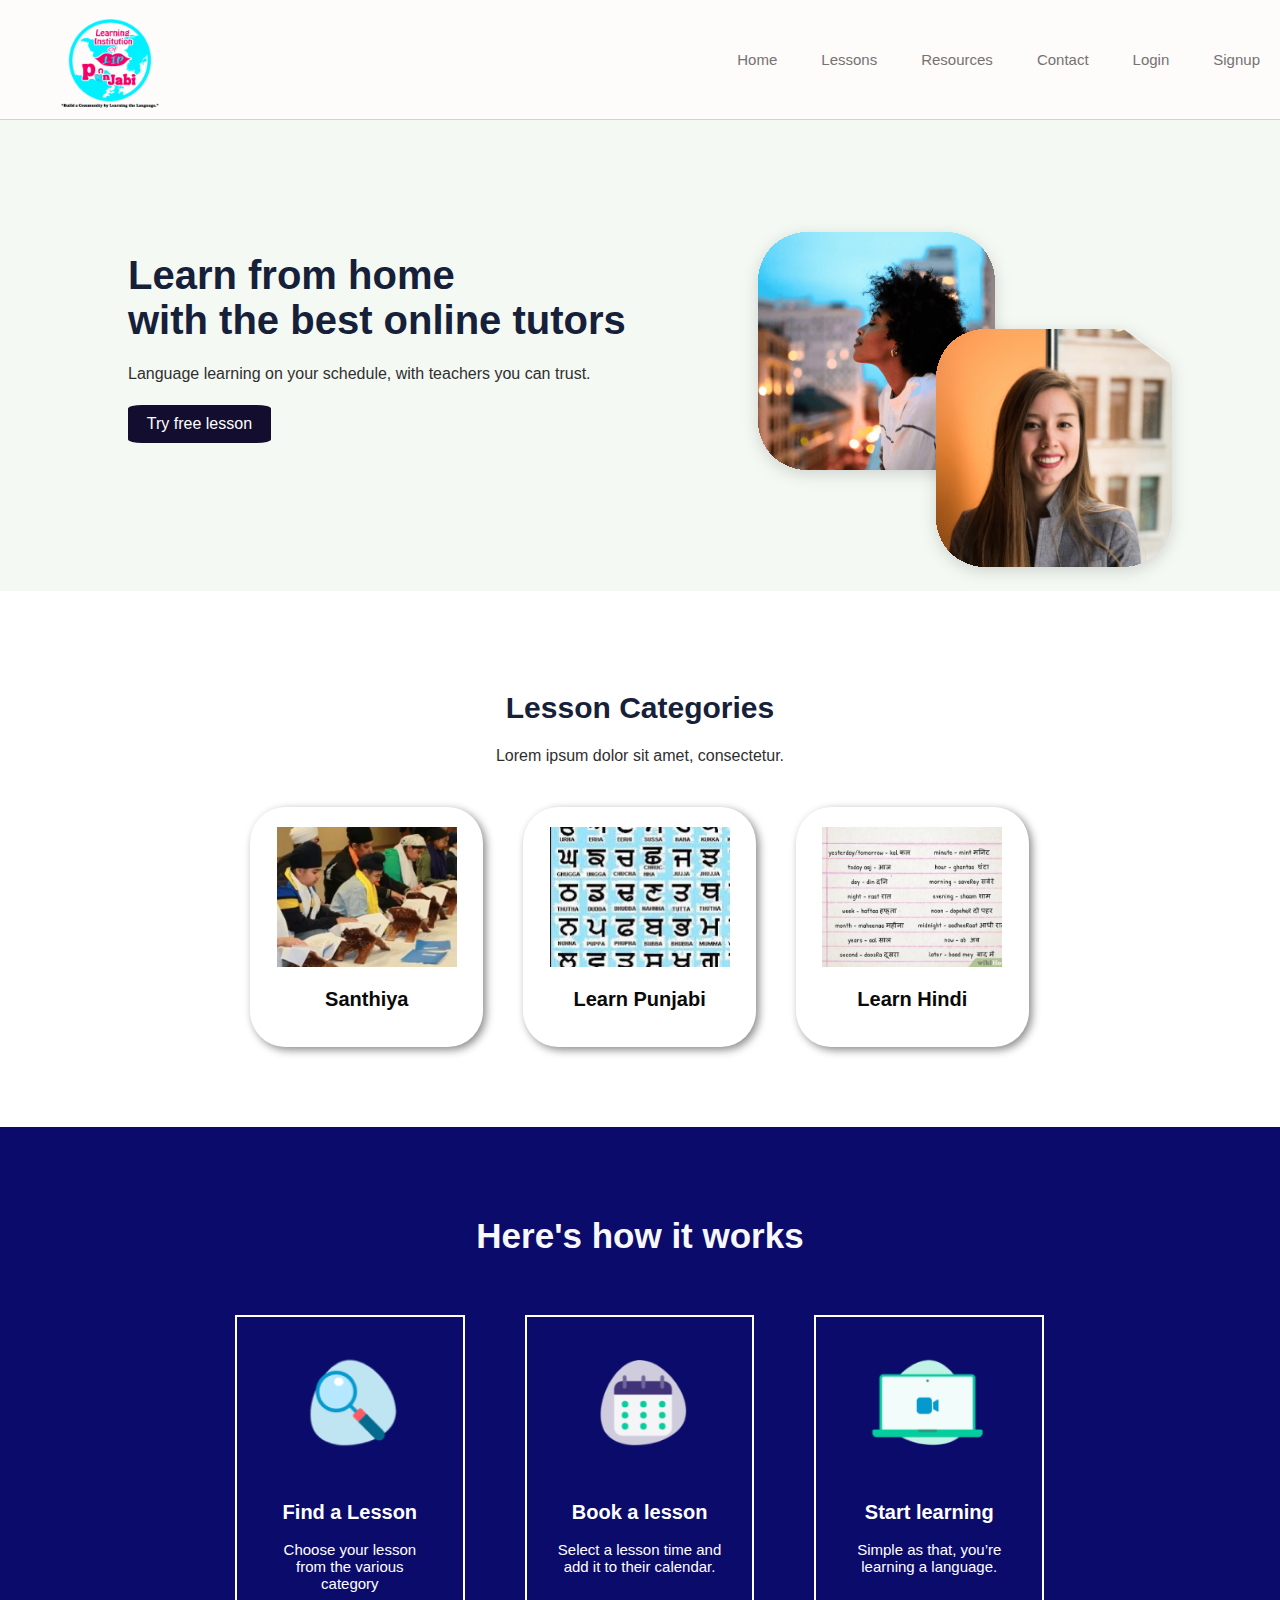
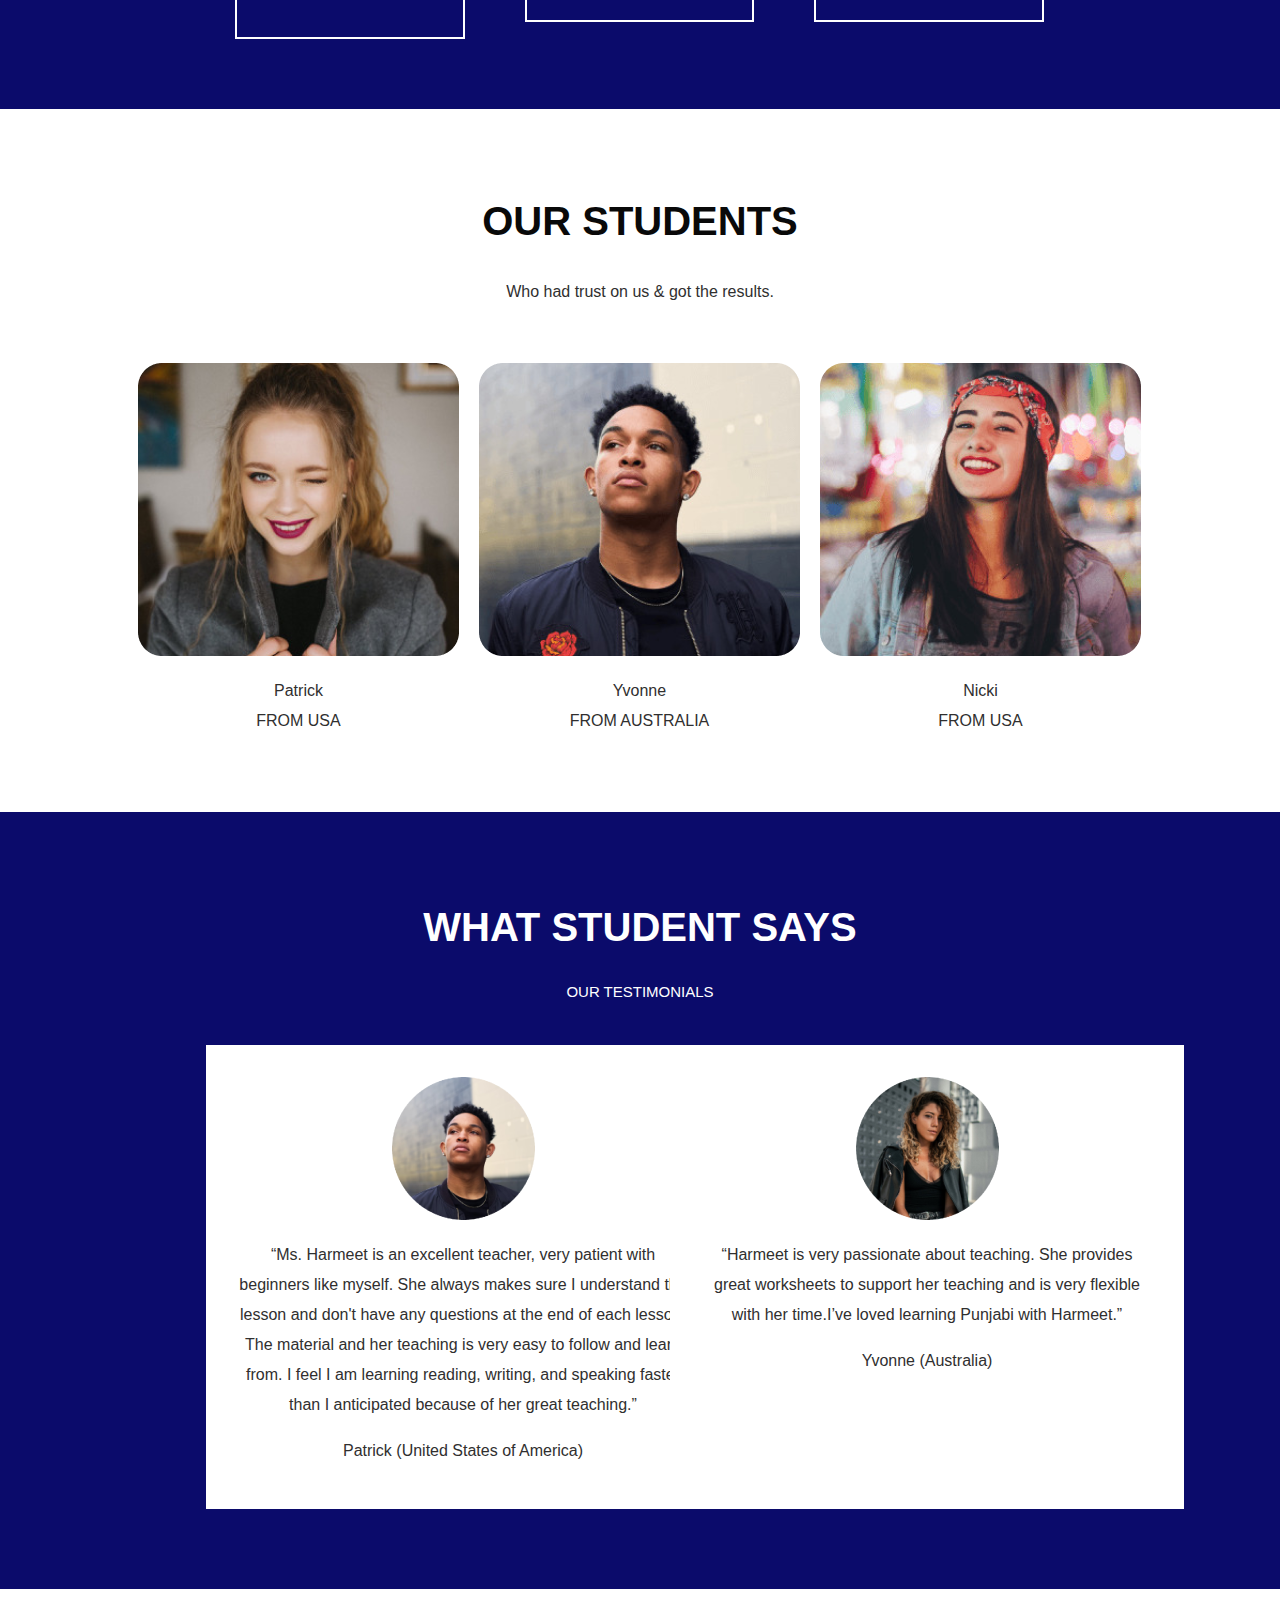
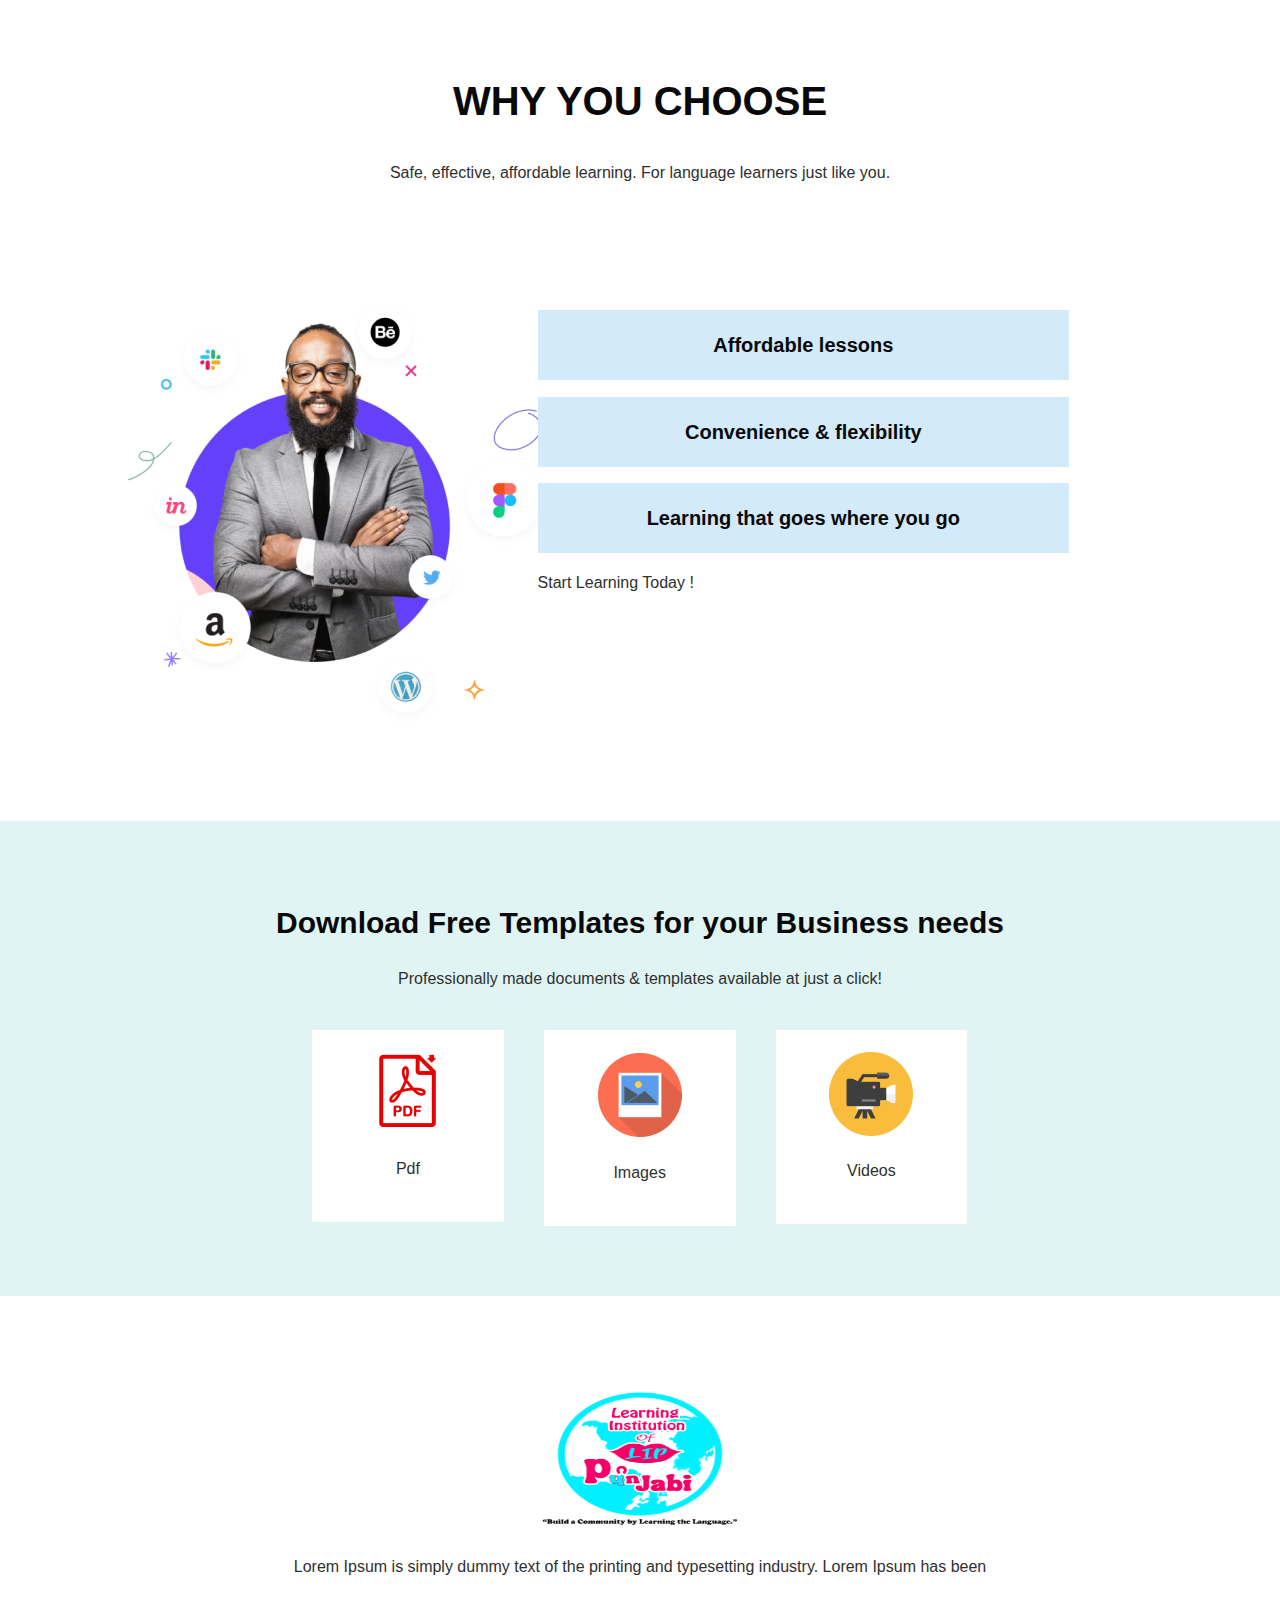
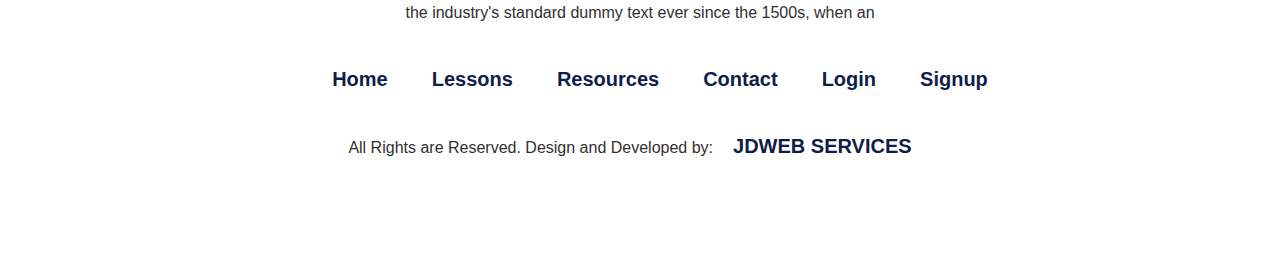
<file: index.html>
<!DOCTYPE html>
<html>
    <head>
        <title>Home</title>
        <link rel="stylesheet" href="CSS/style.css">
    </head>
    <body>

        <!--navbar start--->
        <section class="nav">
            <div class="div1">
                <img src="images/mainlogo.png" alt="logo" class="img1">
            </div>
            <div class="div2">
                <ul>
                    <li>
                        <a href="index.html">Home</a>
                    </li>
                    <li>
                        <a href="lesson.html">Lessons</a>
                    </li>
                    <li>
                        <a href="resource.html">Resources</a>
                    </li>
                    <li>
                        <a href="contact.html">Contact</a>
                    </li>
                    <li>
                        <a href="login.html">Login</a>
                    </li>
                    <li>
                        <a href="signup.html">Signup</a>
                    </li>
                </ul>
            </div>
            <div class="clear"></div>
        </section>
        <!-- <hr> -->

        <!--section 2 start-->
        <section class="section2">
            <div class="s-80">
                <div class="div3">
                    <h2 class="heading">Learn from home <br>with the best online tutors</h2>
                    <p class="p1">Language learning on your schedule, with teachers you can trust.</p>
                    <p class="hh1 fadeInLeft" >Try free lesson</p>
                </div>
                <div class="div4">
                    <img src="images/Group 2.svg" alt="image" class="img3">
                </div>
                <div class="clear"></div>
            </div>
        </section>
       
        <!---section 3 start--->
        <section class="section3">
            <div class="div5">
                <h2 class="sec-heading">Lesson Categories</h2>
                <p class="p1">Lorem ipsum dolor sit amet, consectetur.</p>
            </div>
            <div class="box-parent flipInX ">
                <div class="child-img1">
                    <div class="box1"> 
                        <img src="images/Rectangle 30.png" alt="santhiya" class="img4">
                        <h2 class="img-label">Santhiya</h2> 
                    </div>   
                </div>
                <div class="child-img2">
                    <div class="box1">
                    <img src="images/Rectangle 31.png" alt="santhiya"  class="img4">
                    <h2 class="img-label">Learn Punjabi</h2> 
                   </div>
                </div>
                <div class="child-img3">
                    <div class="box1">
                        <img src="images/Rectangle 32.png" alt="santhiya"  class="img4">
                        <h2 class="img-label">Learn Hindi</h2> 
                    </div>  
                </div>
            </div>
            <div class="clear"></div>
        </section> 

        <!--section 4 start-->
        <section class="section4">
            <div class="box">
                <div class="div6">
                    <h2 class="sec-heading1">Here's how it works</h2>
                </div>
               <div class="box2-parent zoomIn">
                   <div  class="div7">
                       <div class="box2">
                            <img src="images/image 3.png" alt="img" class="logoimg">
                            <h2 class="head">Find a Lesson</h2>
                            <p class="p2">Choose your lesson from the various category</p> 
                        </div>
                    </div>
                    <div  class="div8">
                        <div class="box2">
                            <img src="images/image 6.png" alt="img" class="logoimg">
                            <h2 class="head">Book a lesson</h2>
                            <p class="p2">Select a lesson time and add it to their calendar.</p> 
                        </div>
                    </div>
                    <div  class="div9">
                        <div class="box2">
                            <img src="images/image 7.png" alt="img" class="logoimg">
                            <h2 class="head">Start learning</h2>
                            <p class="p2">Simple as that, you’re learning a language.</p> 
                        </div>
                    </div>
                </div>
            </div>
            <div class="clear"></div>
        </section>

        <!--section 5 start--->
        <section class="section5">
            <div class="div10">
                <h2 class="sec5-head">OUR STUDENTS</h2>
                <p class="p1">Who had trust on us & got the results.</p>
            </div>
            <div class="div11">
                <img src="images/Rectangle 15.png" alt="img" class="">
                <p class="p1 fadeInUp">Patrick<br>FROM USA</p>
            </div>
            <div class="div12">
                <img src="images/Rectangle 16 (1).png" alt="img" class="">
                <p class="p1 fadeInUp">Yvonne<br>FROM AUSTRALIA</p>
            </div>
            <div class="div13">
                <img src="images/Rectangle 17.png" alt="img" class="">
                <p class="p1 fadeInUp">Nicki<br>FROM USA</p>
            </div>
            <div class="clear"></div>
        </section>

        <!--section 6 start--->
        <section class="section6">
            <div class="s6-parent">
                <div class="div14">
                    <h2  class="sec6-head">WHAT STUDENT SAYS</h2>
                    <p class="p3">OUR TESTIMONIALS</p>
                </div>
                <div class="sec6-parent">
                    <div class="div15">
                        <div class="box3">
                                <img src="images/Ellipse 4.png" class="sec6-img">    
                                <p class="p1">“Ms. Harmeet is an excellent teacher, very patient with beginners like myself. She always makes sure 
                                    I understand the lesson and don't have any questions at the end of each lesson. The material and her teaching 
                                    is very easy to follow and learn from. I feel I am learning reading, writing, and speaking faster than I 
                                    anticipated because of her great teaching.”</p>
                                <p class="p1">Patrick (United States of America)</p>
                        </div>       
                    </div>
                    <div class="div16">
                        <div class="box3">
                            <img src="images/Ellipse 5.png" class="sec6-img">   
                            <p class="p1">“Harmeet is very passionate about teaching. She provides great worksheets to support her teaching and is
                                 very flexible with her time.I’ve loved learning Punjabi with Harmeet.”</p>
                            <p class="p1">Yvonne (Australia)</p>
                        </div>   
                    </div>
                </div>
            </div>
            <div class="clear"></div>
        </section>

        <!--section 7 start--->
        <section class="section7">
            <div class="s-div1">
                <h2 class="sec5-head">WHY YOU CHOOSE</h2>
                <p class="p1">Safe, effective, affordable learning. For language learners just like you.</p>
            </div>
            <div class="s-div2 zoomIn">
                <img src="images/image 10.png" alt="img">
            </div>
            <div class="s-div3 zoomIn">
                <h2 class="sec7-right">Affordable lessons</h2>
                <h2 class="sec7-right">Convenience & flexibility</h2>   
                <h2 class="sec7-right">Learning that goes where you go</h2>
                <p class="p4">Start Learning Today !</p>
            </div>
            <div class="clear"></div>
        </section>

        <!--section 8 start--->
        <section class="section8">
            <div class="s8-parent">
                <div class="s8-div1">
                    <h2 class="sec8-head">Download Free Templates for your Business needs</h2>
                    <p  class="p1">Professionally made documents & templates available at just a click!</p>
                </div>
                <div class="s8-div2 zoomIn">
                    <div class="s1">
                        <div class="s8-box">
                            <img src="images/pdf.png" alt="img">
                            <p  class="p1">Pdf</p>
                        </div>  
                    </div>
                    <div class="s2">
                        <div class="s8-box">
                            <img src="images/image 13.png" alt="img">
                            <p  class="p1">Images</p>
                        </div>  
                    </div>
                    <div class="s3">
                        <div class="s8-box">
                            <img src="images/image 14.png" alt="img">
                            <p  class="p1">Videos</p>
                        </div>  
                    </div>
                </div>
            </div>
            <div class="clear"></div>
        </section>

        <!--section 9 start-->
        <section class="section9">
            <div>
                <img src="images/mainlogo.png" alt="img" class="s9-img">
            </div>
            <div class="s9-parent">
                <div class="s9-d1">
                    <p class="p1">Lorem Ipsum is simply dummy text of the printing and typesetting industry. Lorem Ipsum has been </p> 
                    <p class="p1">the industry's standard dummy text ever since the 1500s, when an</p>
                </div>
                <div class="s9-d2">
                    <ul>
                        <li>
                            <a href="index.html" class="a-s9">Home</a>
                        </li>
                        <li>
                            <a href="lesson.html" class="a-s9">Lessons</a>
                        </li>
                        <li>
                            <a href="resource.html" class="a-s9">Resources</a>
                        </li>
                        <li>
                            <a href="contact.html" class="a-s9">Contact</a>
                        </li>
                        <li>
                            <a href="login.html" class="a-s9">Login</a>
                        </li>
                        <li>
                            <a href="signup.html" class="a-s9">Signup</a>
                        </li>
                    </ul>
                </div>
                <div class="s9-d3">
                    <p class="p1">All Rights are Reserved. Design and Developed by:<a href="" class="a-s9">JDWEB SERVICES</a></p>
                </div>   
            </div>
            <div class="clear"></div>
        </section>

    </body>
</html>
</file>
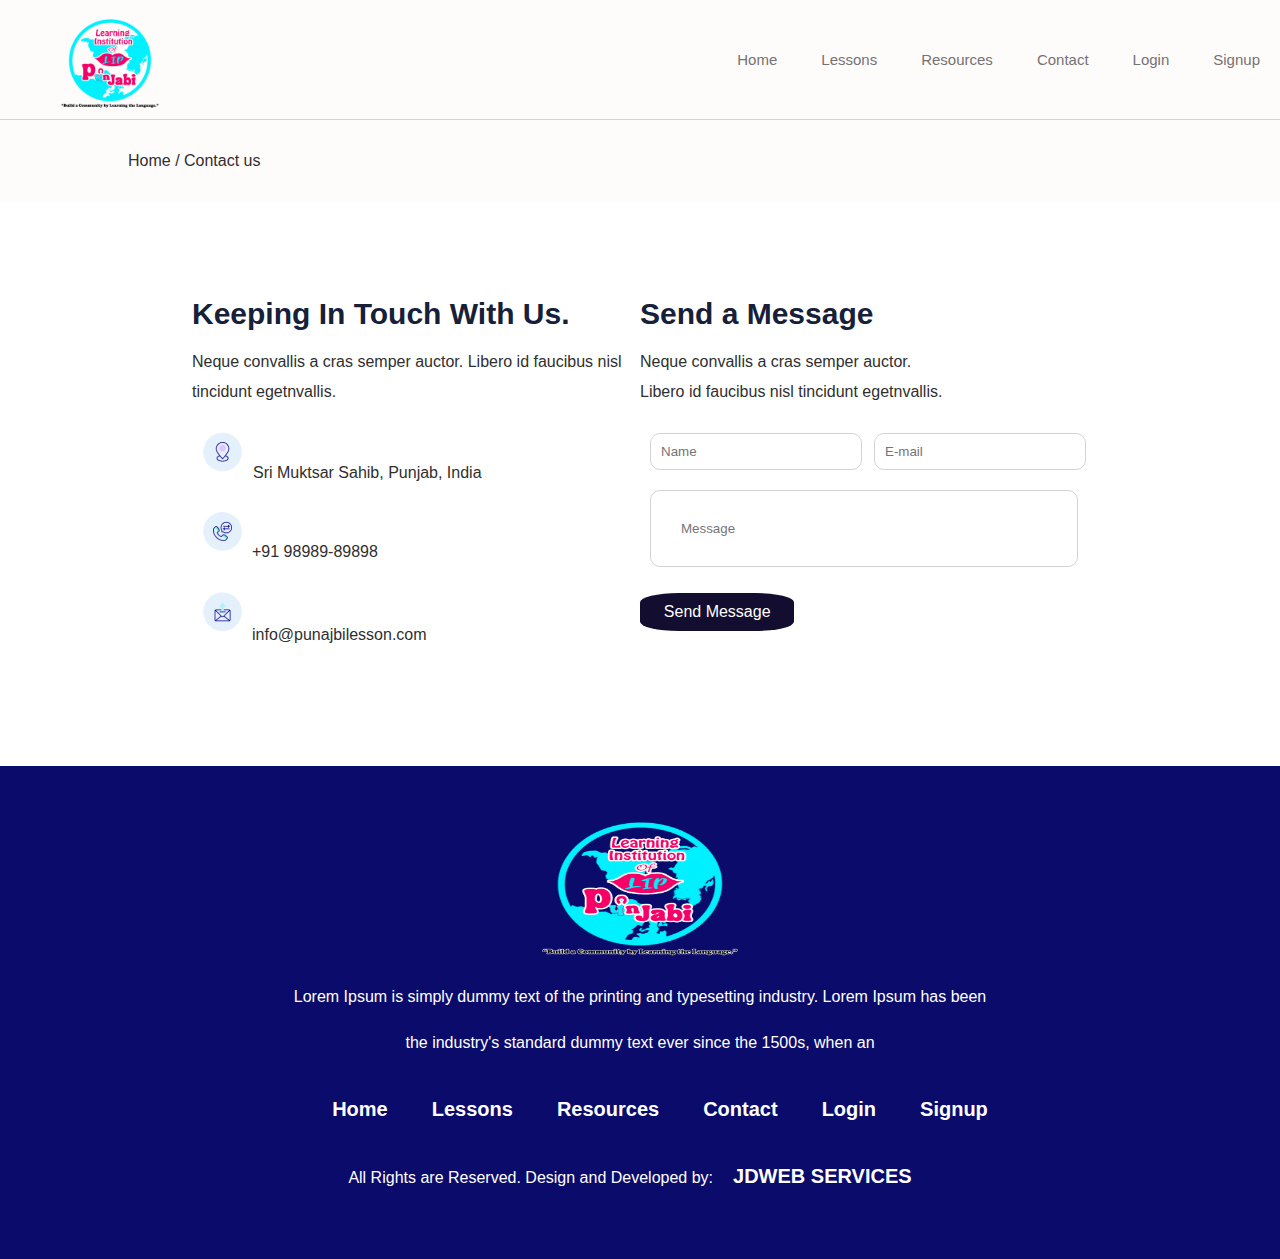
<file: contact.html>
<!DOCTYPE html>
<html>
    <head>
        <title>Contact</title>
        <link rel="stylesheet" href="CSS/contact.css">
    </head>
    <body>

        <!--navbar start--->
        <section class="nav">
            <div class="div1">
                <img src="images/mainlogo.png" alt="logo" class="img1">
            </div>
            <div class="div2">
                <ul>
                    <li>
                        <a href="index.html">Home</a>
                    </li>
                    <li>
                        <a href="lesson.html">Lessons</a>
                    </li>
                    <li>
                        <a href="resource.html">Resources</a>
                    </li>
                    <li>
                        <a href="contact.html">Contact</a>
                    </li>
                    <li>
                        <a href="login.html">Login</a>
                    </li>
                    <li>
                        <a href="signup.html">Signup</a>
                    </li>
                </ul>
            </div>
            <div class="clear"></div>
        </section>

        <!--section 1 start-->
        <section class="section1">
            <div class="sect-80">
                <div><p class="p1">Home / Contact us</p></div>
            </div>
        </section>

        <!---section 2 start--->
        <section class="section2">
            <div class="sec-80">
                <div class="sec-d1">
                    <h2 class="sec-heading">Keeping In Touch With Us.</h2>
                    <p class="p1">Neque convallis a cras semper auctor. Libero id faucibus nisl tincidunt egetnvallis.</p>
                    <p>
                        <img src="images/image 167.png" alt="loc">
                        <span class="p1">Sri Muktsar Sahib, Punjab, India</span>
                    </p>
                    <p>
                        <img src="images/image 168.png" alt="loc">
                        <span class="p1">+91 98989-89898</span>
                    </p>
                    <p>
                        <img src="images/image 169.png" alt="loc">
                        <span class="p1">info@punajbilesson.com</span>
                    </p>

                </div>
                <div class="sec-d2">
                    <h2 class="sec-heading">Send a Message</h2>
                    <p class="p1">Neque convallis a cras semper auctor.<br>Libero id faucibus nisl tincidunt egetnvallis.</p>
                    <div class="row1">
                        <div class="rd1">
                            <input class="col1" placeholder="Name">
                        </div>
                        <div class="rd2">
                            <input class="col1" placeholder="E-mail">
                        </div>
                    </div>
                    <div class="row1">
                            <input type="text" name="career[message]" class="col2" placeholder="Message">
                    </div>
                    <p class="hh1 bounceOut" >Send Message</p>
                </div>
                <div class="clear"></div>
            </div>
        </section>

        <!--section 3 start-->
        <section class="section9">
            <div class="sec9">
                <div>
                    <img src="images/mainlogo.png" alt="img" class="s9-img">
                </div>
                <div class="s9-parent">
                    <div class="s9-d1">
                        <p class="p2">Lorem Ipsum is simply dummy text of the printing and typesetting industry. Lorem Ipsum has been </p> 
                        <p class="p2">the industry's standard dummy text ever since the 1500s, when an</p>
                    </div>
                    <div class="s9-d2">
                        <ul>
                            <li>
                                <a href="index.html" class="a-s9">Home</a>
                            </li>
                            <li>
                                <a href="lesson.html" class="a-s9">Lessons</a>
                            </li>
                            <li>
                                <a href="resource.html" class="a-s9">Resources</a>
                            </li>
                            <li>
                                <a href="contact.html" class="a-s9">Contact</a>
                            </li>
                            <li>
                                <a href="login.html" class="a-s9">Login</a>
                            </li>
                            <li>
                                <a href="signup.html" class="a-s9">Signup</a>
                            </li>
                        </ul>
                    </div>
                    <div class="s9-d3">
                        <p class="p2">All Rights are Reserved. Design and Developed by:<a href="" class="a-s9">JDWEB SERVICES</a></p>
                    </div>   
                </div>
                <div class="clear"></div>
            </div>
        </section>

    </body>
</html>
</file>
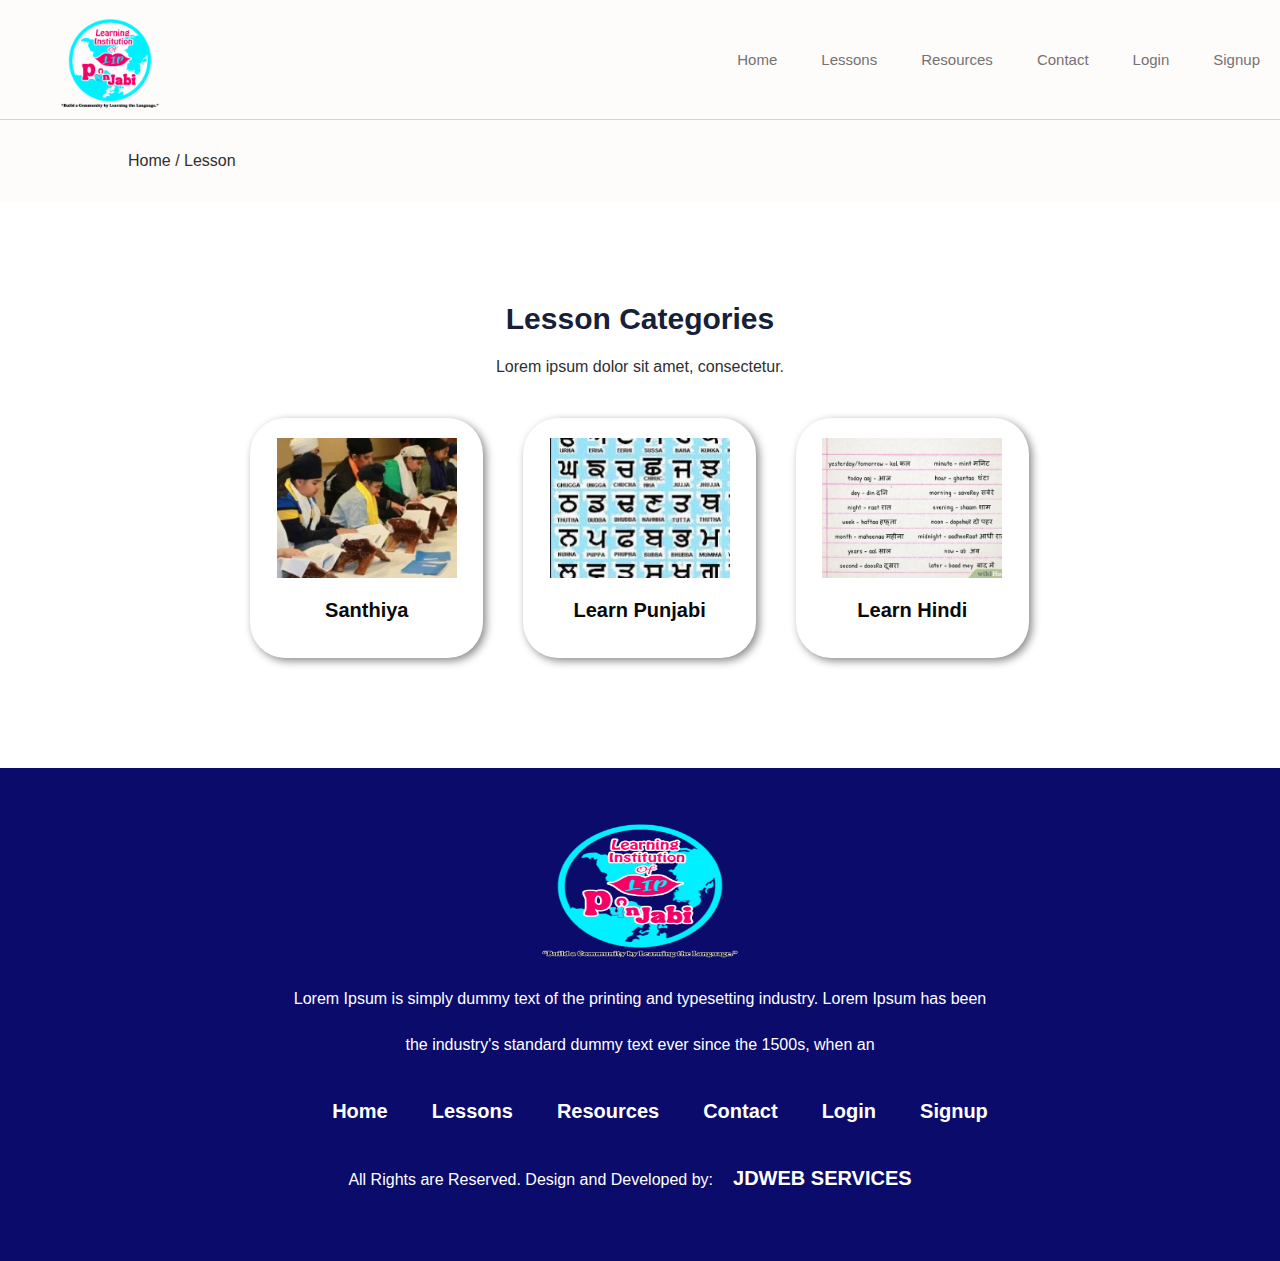
<file: lesson.html>
<!DOCTYPE html>
<html>
    <head>
        <title>Lesson</title>
        <link rel="stylesheet" href="CSS/lesson.css">
    </head>
    <body>

        <!--navbar start--->
        <section class="nav">
            <div class="div1">
                <img src="images/mainlogo.png" alt="logo" class="img1">
            </div>
            <div class="div2">
                <ul>
                    <li>
                        <a href="index.html">Home</a>
                    </li>
                    <li>
                        <a href="lesson.html">Lessons</a>
                    </li>
                    <li>
                        <a href="resource.html">Resources</a>
                    </li>
                    <li>
                        <a href="contact.html">Contact</a>
                    </li>
                    <li>
                        <a href="login.html">Login</a>
                    </li>
                    <li>
                        <a href="signup.html">Signup</a>
                    </li>
                </ul>
            </div>
            <div class="clear"></div>
        </section>

        <!--section 1 start-->
        <section class="section1">
            <div class="sec-80">
                <div><p class="p1">Home / Lesson</p></div>
            </div>
        </section>

        <!---section 2 start--->
        <section class="section3">
            <div class="div5">
                <h2 class="sec-heading">Lesson Categories</h2>
                <p class="p1">Lorem ipsum dolor sit amet, consectetur.</p>
            </div>
            <div class="box-parent">
                <div class="child-img1">
                    <div class="box1"> 
                        <img src="images/Rectangle 30.png" alt="santhiya" class="img4">
                        <h2 class="img-label">Santhiya</h2> 
                    </div>   
                </div>
                <div class="child-img2">
                    <div class="box1">
                    <img src="images/Rectangle 31.png" alt="santhiya"  class="img4">
                    <h2 class="img-label">Learn Punjabi</h2> 
                   </div>
                </div>
                <div class="child-img3">
                    <div class="box1">
                        <img src="images/Rectangle 32.png" alt="santhiya"  class="img4">
                        <h2 class="img-label">Learn Hindi</h2> 
                    </div>  
                </div>
            </div>
            <div class="clear"></div>
        </section> 

        <!--section 3 start-->
        <section class="section9">
            <div class="sec9">
                <div>
                    <img src="images/mainlogo.png" alt="img" class="s9-img">
                </div>
                <div class="s9-parent">
                    <div class="s9-d1">
                        <p class="p2">Lorem Ipsum is simply dummy text of the printing and typesetting industry. Lorem Ipsum has been </p> 
                        <p class="p2">the industry's standard dummy text ever since the 1500s, when an</p>
                    </div>
                    <div class="s9-d2">
                        <ul>
                            <li>
                                <a href="index.html" class="a-s9">Home</a>
                            </li>
                            <li>
                                <a href="lesson.html" class="a-s9">Lessons</a>
                            </li>
                            <li>
                                <a href="resource.html" class="a-s9">Resources</a>
                            </li>
                            <li>
                                <a href="contact.html" class="a-s9">Contact</a>
                            </li>
                            <li>
                                <a href="login.html" class="a-s9">Login</a>
                            </li>
                            <li>
                                <a href="signup.html" class="a-s9">Signup</a>
                            </li>
                        </ul>
                    </div>
                    <div class="s9-d3">
                        <p class="p2">All Rights are Reserved. Design and Developed by:<a href="" class="a-s9">JDWEB SERVICES</a></p>
                    </div>   
                </div>
                <div class="clear"></div>
            </div>
            
        </section>

    </body>
</html>
</file>
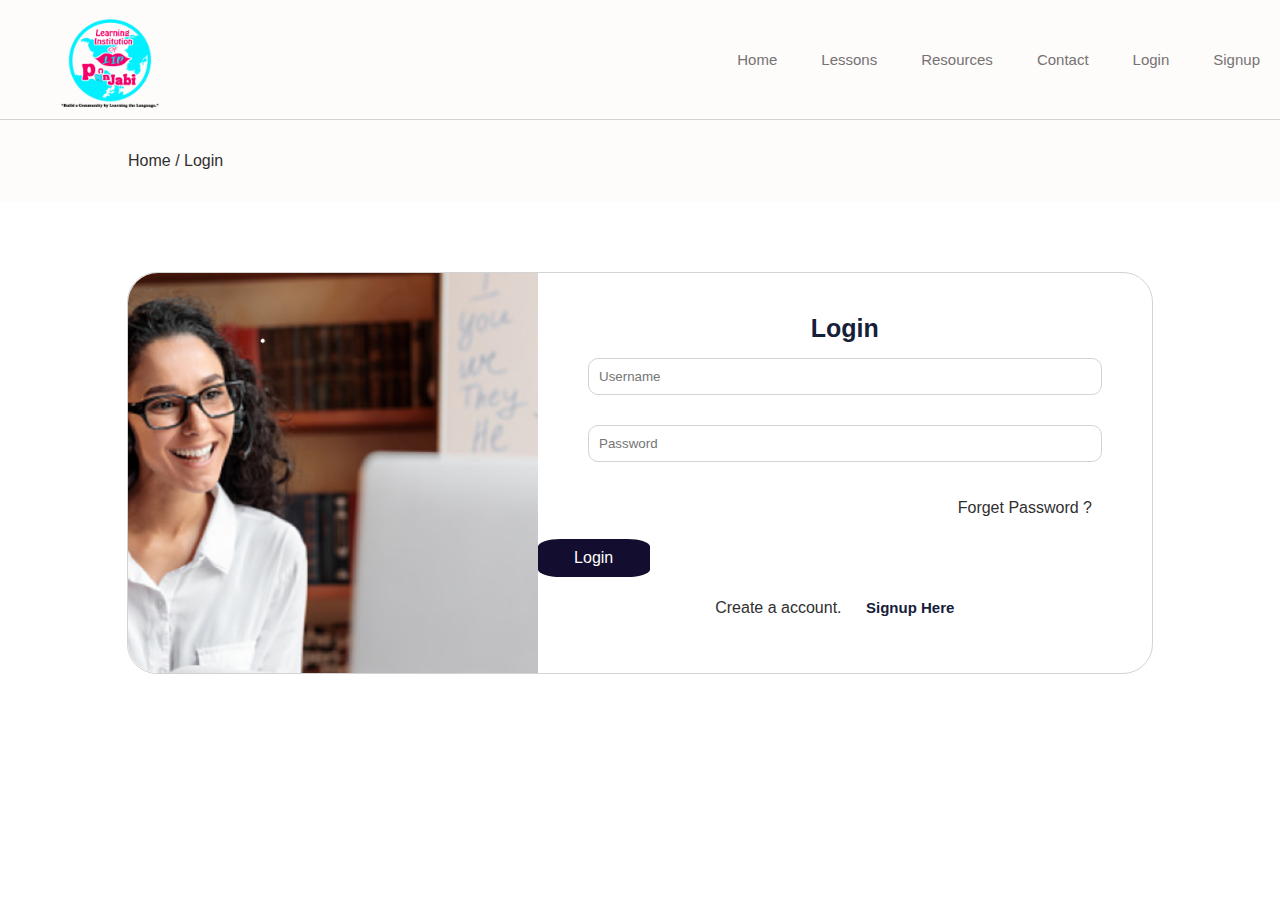
<file: login.html>
<!DOCTYPE html>
<html>
    <head>
        <title>Login</title>
        <link rel="stylesheet" href="CSS/login.css">
    </head>
    <body>

        <!--navbar start--->
        <section class="nav">
            <div class="div1">
                <img src="images/mainlogo.png" alt="logo" class="img1">
            </div>
            <div class="div2">
                <ul>
                    <li>
                        <a href="index.html">Home</a>
                    </li>
                    <li>
                        <a href="lesson.html">Lessons</a>
                    </li>
                    <li>
                        <a href="resource.html">Resources</a>
                    </li>
                    <li>
                        <a href="contact.html">Contact</a>
                    </li>
                    <li>
                        <a href="login.html">Login</a>
                    </li>
                    <li>
                        <a href="signup.html">Signup</a>
                    </li>
                </ul>
            </div>
            <div class="clear"></div>
        </section>

        <!--section 1 start-->
        <section class="section1">
            <div class="sect-80">
                <p class="p1">Home / Login</p>
            </div>
        </section>

        <!---section 2 start--->
        <section class="section2">
            <div class="sec-80">
                <div class="sec-d1"> 
                    <!-- <img src="../../../Images/sign.png" alt="login" class="s-img"> -->
                </div>
                <div class="sec-d2">
                    <h2 class="sec-heading">Login</h2>
                    <input class="col1" placeholder="Username">
                    <input class="col1" placeholder="Password">
                    <p class="plogin">Forget Password ?</p>
                    <div class="btn"><p class="hh1" >Login</p></div>
                    <p class="plogin1">Create a account. <a href="signup.html" class="a-sign">Signup Here</a></p>
                </div>
                <div class="clear"></div>
            </div>
        </section>

    </body>
</html>
</file>
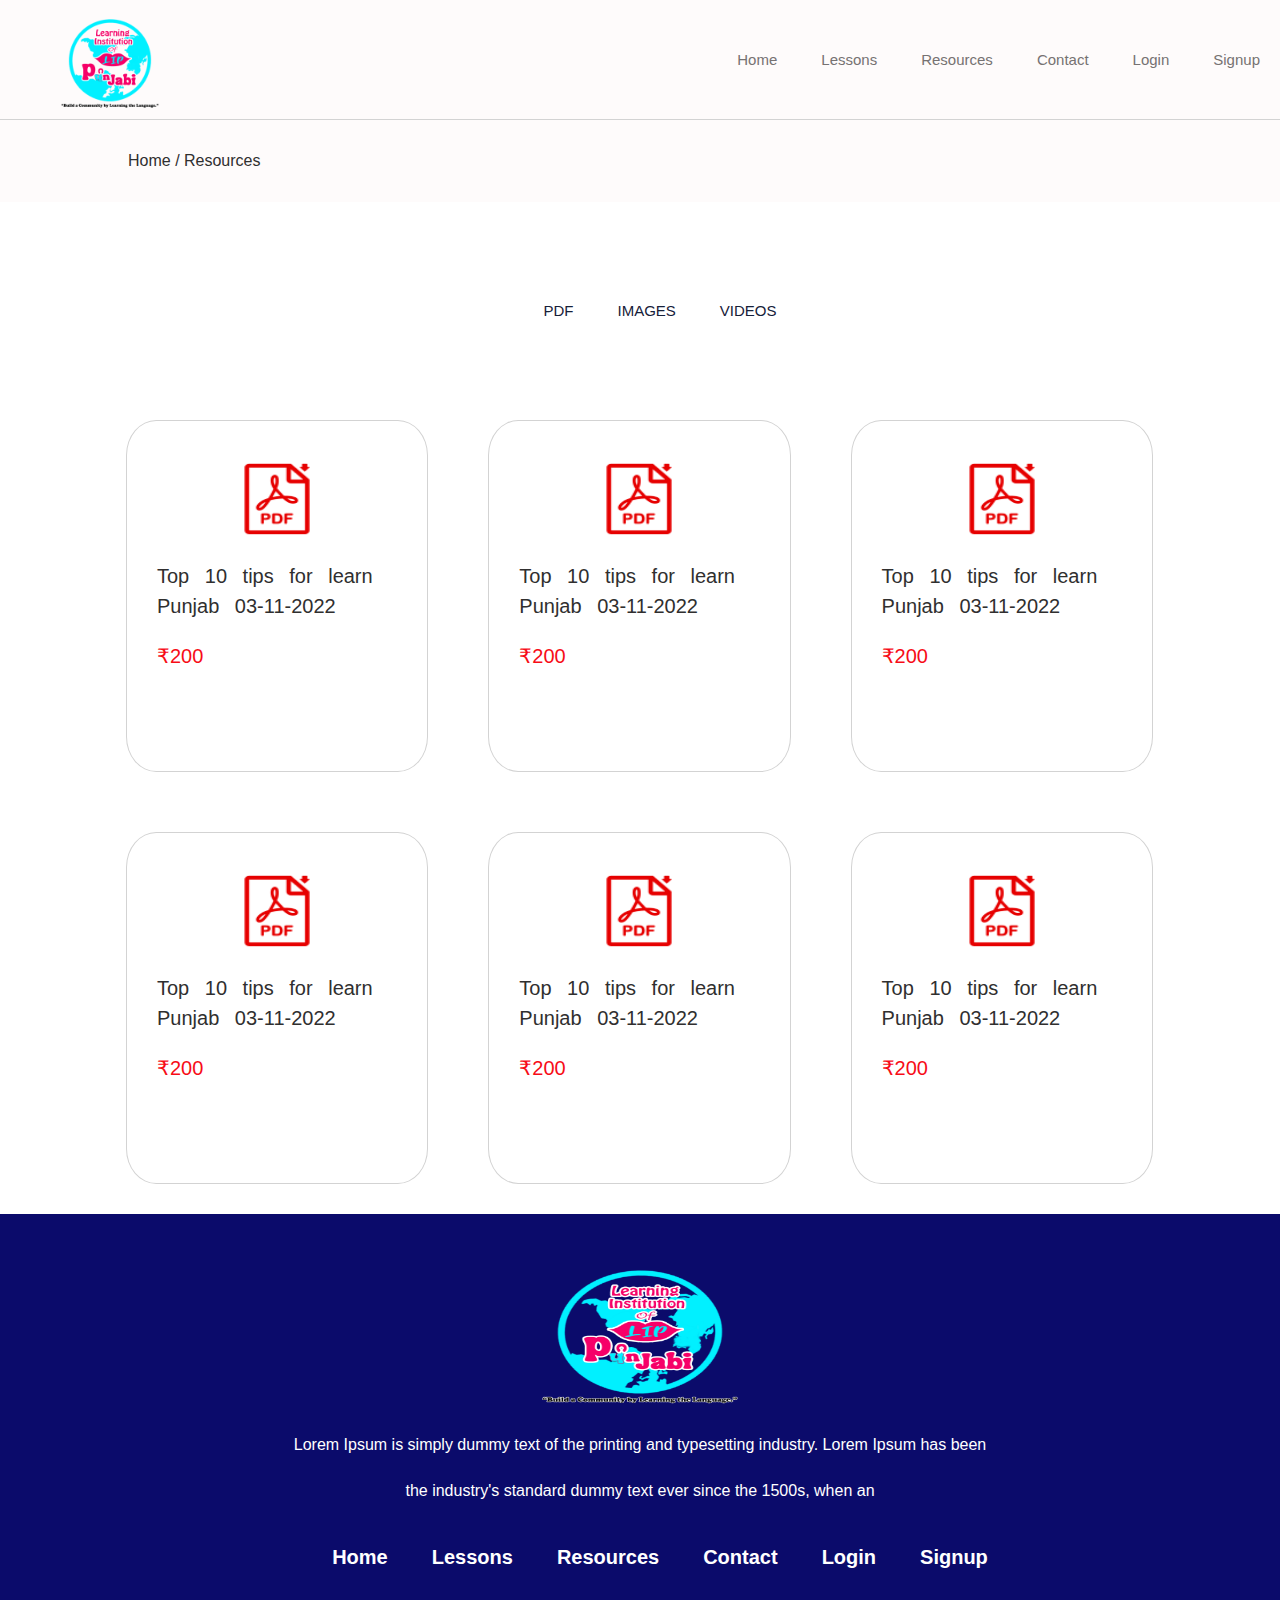
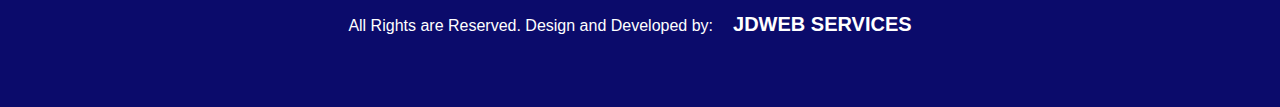
<file: resource.html>
<!DOCTYPE html>
<html>
    <head>
        <title>Resources</title>
        <link rel="stylesheet" href="CSS/resource.css">
    </head>
    <body>

        <!--navbar start--->
        <section class="nav">
            <div class="div1">
                <img src="images/mainlogo.png" alt="logo" class="img1">
            </div>
            <div class="div2">
                <ul>
                    <li>
                        <a href="index.html">Home</a>
                    </li>
                    <li>
                        <a href="lesson.html">Lessons</a>
                    </li>
                    <li>
                        <a href="resource.html">Resources</a>
                    </li>
                    <li>
                        <a href="contact.html">Contact</a>
                    </li>
                    <li>
                        <a href="login.html">Login</a>
                    </li>
                    <li>
                        <a href="signup.html">Signup</a>
                    </li>
                </ul>
            </div>
            <div class="clear"></div>
        </section>

        <!--section 1 start-->
        <section class="section1">
            <div class="sec-80">
                <div><p class="p1">Home / Resources</p></div>
            </div>
        </section>

        <!---section 2 start--->
        <section class="section3">
            <div class="div5">
                <ul>
                    <li>
                        <a href="" class="atext">PDF</a>
                    </li>
                    <li>
                        <a href="" class="atext">IMAGES</a>
                    </li>
                    <li>
                        <a href="" class="atext">VIDEOS</a>
                    </li>
                </ul>
                <!-- <p class="p1">PDF IMAGES VIDEOS</p> -->
            </div>
            <div class="box-parent">
                <div class="child-img1">
                    <div class="box1"> 
                        <img src="images/pdf.png" alt="santhiya" class="img4">
                        <p class="ptext">Top 10 tips for learn Punjab 03-11-2022</p>
                        <p class="prs">₹200</p>
                    </div>   
                </div>
                <div class="child-img2">
                    <div class="box1">
                    <img src="images/pdf.png" alt="santhiya"  class="img4">
                    <p class="ptext">Top 10 tips for learn Punjab 03-11-2022</p>
                    <p class="prs">₹200</p>
                   </div>
                </div>
                <div class="child-img3">
                    <div class="box1">
                        <img src="images/pdf.png" alt="santhiya"  class="img4">
                        <p class="ptext">Top 10 tips for learn Punjab 03-11-2022</p>
                        <p class="prs">₹200</p>
                    </div>  
                </div>

                <div class="child-img1">
                    <div class="box1"> 
                        <img src="images/pdf.png" alt="santhiya" class="img4">
                        <p class="ptext">Top 10 tips for learn Punjab 03-11-2022</p>
                        <p class="prs">₹200</p>
                    </div>   
                </div>
                <div class="child-img2">
                    <div class="box1">
                    <img src="images/pdf.png" alt="santhiya"  class="img4">
                    <p class="ptext">Top 10 tips for learn Punjab 03-11-2022</p>
                    <p class="prs">₹200</p>
                   </div>
                </div>
                <div class="child-img3">
                    <div class="box1">
                        <img src="images/pdf.png" alt="santhiya"  class="img4">
                        <p class="ptext">Top 10 tips for learn Punjab 03-11-2022</p>
                        <p class="prs">₹200</p>
                    </div>  
                </div>
            </div>
            <div class="clear"></div>
        </section> 

        <!--section 3 start-->
        <section class="section9">
            <div class="sec9">
                <div>
                    <img src="images/mainlogo.png" alt="img" class="s9-img">
                </div>
                <div class="s9-parent">
                    <div class="s9-d1">
                        <p class="p2">Lorem Ipsum is simply dummy text of the printing and typesetting industry. Lorem Ipsum has been </p> 
                        <p class="p2">the industry's standard dummy text ever since the 1500s, when an</p>
                    </div>
                    <div class="s9-d2">
                        <ul>
                            <li>
                                <a href="index.html" class="a-s9">Home</a>
                            </li>
                            <li>
                                <a href="lesson.html" class="a-s9">Lessons</a>
                            </li>
                            <li>
                                <a href="resource.html" class="a-s9">Resources</a>
                            </li>
                            <li>
                                <a href="contact.html" class="a-s9">Contact</a>
                            </li>
                            <li>
                                <a href="login.html" class="a-s9">Login</a>
                            </li>
                            <li>
                                <a href="signup.html" class="a-s9">Signup</a>
                            </li>
                        </ul>
                    </div>
                    <div class="s9-d3">
                        <p class="p2">All Rights are Reserved. Design and Developed by:<a href="" class="a-s9">JDWEB SERVICES</a></p>
                    </div>   
                </div>
                <div class="clear"></div>
            </div>
            
        </section>

    </body>
</html>
</file>
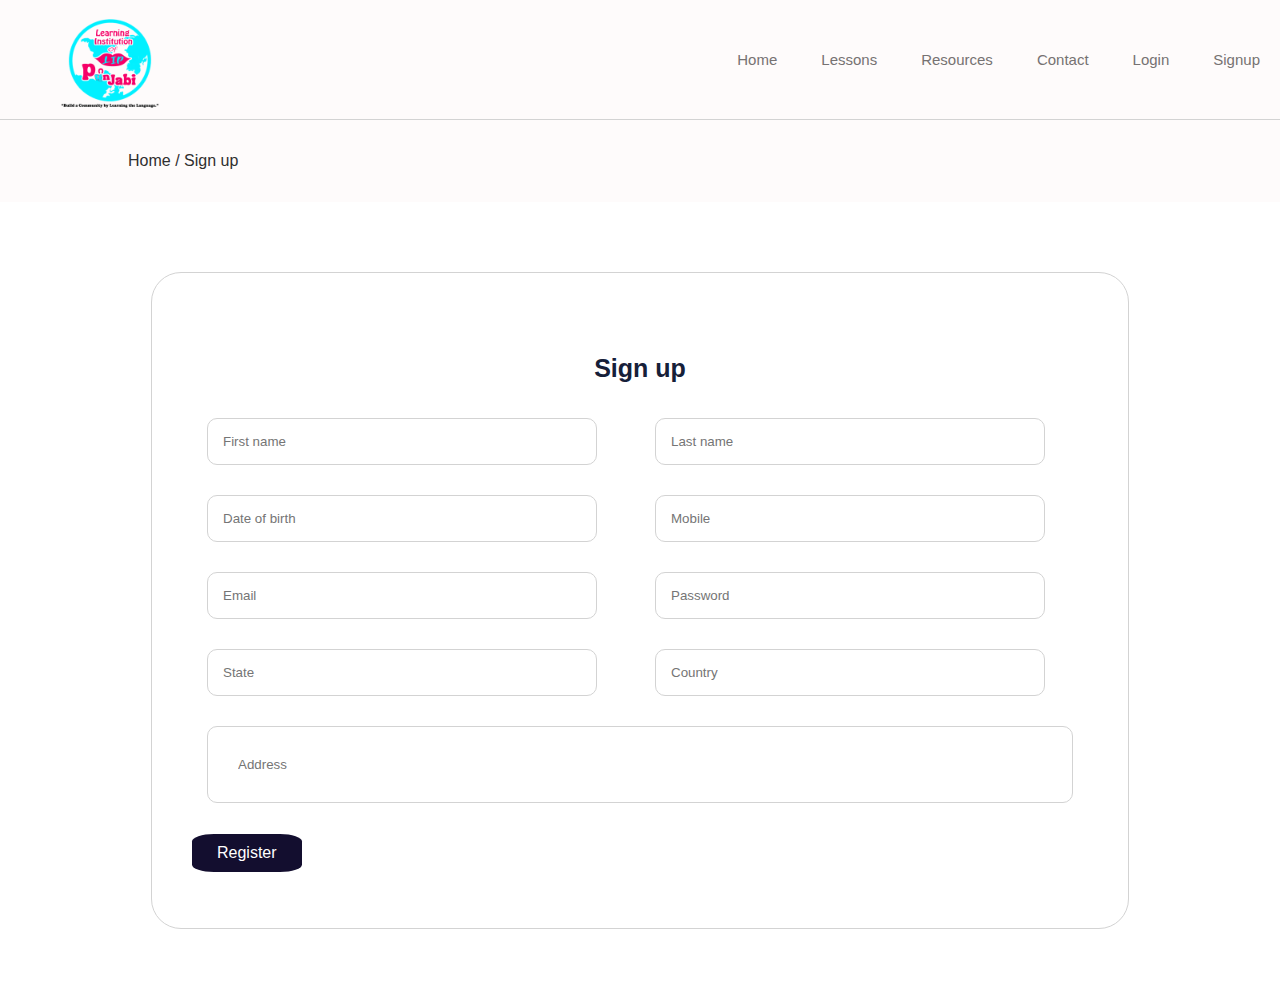
<file: signup.html>
<!DOCTYPE html>
<html>
    <head>
        <title>Signup</title>
        <link rel="stylesheet" href="CSS/signup.css">
    </head>
    <body>

        <!--navbar start--->
        <section class="nav">
            <div class="div1">
                <img src="images/mainlogo.png" alt="logo" class="img1">
            </div>
            <div class="div2">
                <ul>
                    <li>
                        <a href="index.html">Home</a>
                    </li>
                    <li>
                        <a href="lesson.html">Lessons</a>
                    </li>
                    <li>
                        <a href="resource.html">Resources</a>
                    </li>
                    <li>
                        <a href="contact.html">Contact</a>
                    </li>
                    <li>
                        <a href="login.html">Login</a>
                    </li>
                    <li>
                        <a href="signup.html">Signup</a>
                    </li>
                </ul>
            </div>
            <div class="clear"></div>
        </section>

        <!--section 1 start-->
        <section class="section1">
            <div class="sect-80">
                <p class="p1">Home / Sign up</p>
            </div>
        </section>

        <!---section 2 start--->
        <section class="section2">
            <div class="sec-80">
                <h2 class="sec-heading">Sign up</h2>
                <div class="sec-d1"> 
                    <!-- <h2 class="sec-heading">Login</h2> -->
                    <input class="col1" placeholder="First name">
                    <input class="col1" placeholder="Date of birth">
                    <input class="col1" placeholder="Email">
                    <input class="col1" placeholder="State">
                </div>
                <div class="sec-d2">
                    <input class="col1" placeholder="Last name">
                    <input class="col1" placeholder="Mobile">
                    <input class="col1" placeholder="Password">
                    <input class="col1" placeholder="Country">
                </div>
                <div class="row1">
                    <input type="text" name="career[message]" class="col2" placeholder="Address">
                </div>
                <p class="hh1" >Register</p>
                <div class="clear"></div>
            </div>
        </section>

    </body>
</html>
</file>
<file: CSS/style.css>
body{
    margin: 0px;
}
.nav{
    width: 100%;
    margin: auto;
    background-color: rgb(254, 251, 251);
    border-bottom: 1px solid lightgrey; 
}
.div1{
    width: 40%;
    float: left;
    margin-top: 15px;
    
}
.div2{
    width: 60%;
    float: left;
    margin-top: 35px;
    text-align: right;
}
.img1{
    width: 100px;
    height: 100px;
    margin-left: 60px;
}
ul li{ 
    display: inline;   
}
a{
    color: rgb(118, 114, 114);
    font-size: 15px;
    font-family: sans-serif;
    text-decoration: none;
    padding: 20px;
}
.section2{
    width: 100%;
    margin: auto;
    background-color: rgb(244, 249, 244);
    /* background-image: url("../images/bgimgse2.jpg");  
    background-repeat: no-repeat;
    background-size: cover; */
}
.s-80{
    width: 80%;
    margin: auto;
}
.div3{
    width: 60%;
    float: left;
    margin-top: 100px;
}
.div4{
    width: 40%;
    float: left;
    margin-top: 100px;
}
.heading{
    font-size: 40px;
    font-family: sans-serif;
    color: rgb(22, 32, 57);
    margin-bottom: 2px;
}
.p1{
    font-family: sans-serif;
    color: rgb(48, 47, 47);
    line-height: 30px;
}
.hh1{
    background-color: rgb(19, 14, 47);
    color: white;
    font-family: sans-serif;
    text-align: center;
    width: 20%;
    border-radius: 10%;
    padding: 10px;
}
.section3{
    width: 80%;
    margin: auto;
    text-align: center;
}
.box-parent{
    width: 80%;
    margin: auto;
}
.div5{
    margin-top: 100px;
}
.sec-heading{
    font-size: 30px;
    font-family: sans-serif;
    color: rgb(22, 32, 57);
    margin-bottom: 0px;
}
.child-img1{
    width: 33.3%;
    float: left;
}
.box1{
    /* border: 3px solid lightgray; */
    box-shadow: 3px 3px 8px rgb(139, 138, 138);
    margin-top: 40px;
    border-radius: 15%;
    margin: 20px;
    padding: 20px;
}
.child-img2{
    width: 33.3%;
    float: left;
}
.child-img3{
    width: 33.3%;
    float: left;
}
.img4{
    width: 180px;
    height: 140px;

}
.img-label{
    font-size: 20px;
    font-family: sans-serif;
    color: rgb(10, 10, 10);
}
.section4{
    background-color:rgb(11, 11, 107);
    width: 100%;
    margin: auto;
    text-align: center;  
    margin-top: 60px; 
}
.box{
    padding: 60px; 
}
.sec-heading1{
    font-size: 35px;
    font-family: sans-serif;
    color: rgb(248, 248, 250);
}
.box2-parent{
    width: 75%;
    margin: auto;
}
.div7{
    width: 33.3%;
    float: left;
    margin-bottom: 40px;
}
.div8{
    width: 33.3%;
    float: left;
    margin-bottom: 40px;
}
.div9{
    width: 33.3%;
    float: left;
    margin-bottom: 40px;
}
.box2{
    border: 2px solid white;
    margin: 30px;
    padding: 30px;
}
.head{
    font-family: sans-serif;
    color: rgb(255, 255, 255);
    font-size: 20px;
    margin-top: 30px;
}
.p2{
    font-family: sans-serif;
    color: rgb(255, 255, 255);
    font-size: 15px;
}
.logoimg{
    width: 120px;
    height: 120px;
}
.section5{
    width: 80%;
    margin: auto;
    text-align: center;
}
.div10{
    margin-top: 90px;
}
.div11{
    width: 33.3%;
    float: left;
    margin-top: 40px;
}
.div12{
    width: 33.3%;
    float: left;
    margin-top: 40px;
}
.div13{
    width: 33.3%;
    float: left;
    margin-top: 40px;
}
.sec5-head{
    font-family: sans-serif;
    color: rgb(9, 9, 9);
    font-size: 40px;
}
.section6{
    background-color: rgb(11, 11, 107);
    width: 100%;
    margin: auto;
    text-align: center; 
    margin-top: 60px;
}
.s6-parent{
    padding: 60px;
}
.div14{
    color: white;
}
.sec6-parent{
    width: 80%;
    margin: auto;
}
.div15{
    width: 50%;
    float: left;
    margin-bottom: 50px;
}
.div16{
    width: 50%;
    float: left;
    margin-bottom: 50px;
}
.box3{
    width: 450px;
    height: 400px;
    border: 2px solid white;
    background-color: white;
    margin: 30px;
    padding: 30px;
}
.sec6-head{
    font-family: sans-serif;
    font-size: 40px;
}
.p3{
    font-family: sans-serif;
    font-size: 15px;
}
.section7{
    width: 80%;
    margin: auto;
    text-align: center;
    margin-top: 90px;
}
.s-div2{
    width: 40%;
    float: left;
    margin-top: 60px;
}
.s-div3{
    width: 60%;
    float: left;
    margin-top: 90px;
}
.sec7-right{
    background-color: rgb(210, 234, 249);
    width: 80%;
    /* margin: auto; */
    font-family: sans-serif;
    padding: 20px;
    color: rgb(9, 9, 9);
    font-size: 20px;
    line-height: 30px;
    text-align: center;
}
.p4{
    font-family: sans-serif;
    color: rgb(48, 47, 47);
    line-height: 25px;
    text-align: left;
}
.section8{
    width: 100%;
    margin: auto;
    background-color: rgb(224, 244, 244);
    margin-top: 90px;
    text-align: center;
}
.s8-parent{
    padding: 60px;
}
.s8-div2{
    width: 60%;
    margin: auto;
}
.s1{
    width: 33.3%;
    float: left;
    margin-bottom: 50px;
}
.s2{
    width: 33.3%;
    float: left;
    margin-bottom: 50px;
}
.s3{
    width: 33.3%;
    float: left;
    margin-bottom: 50px;
}
.s8-box{
    border: 2px solid white;
    background-color: white;
    margin: 20px;
    padding: 20px;
}
.sec8-head{
    font-family: sans-serif;
    color: rgb(9, 9, 9);
    font-size: 30px;
}
.section9{
    width: 85%;
    margin: auto;
    margin-top: 90px;
    text-align: center;
    margin-bottom: 90px;
}
.s9-img{
    width: 200px;
    height: 150px;
    display: block;
    margin: auto;
}
.s9-d2{
    margin: 40px 0px;
}
.a-s9{
    color: rgb(15, 29, 74);
    font-size: 20px;
    font-family: sans-serif;
    text-decoration: none;
    padding: 20px;
    font-weight: 600;
}
.a-s9:hover{
    color: cornflowerblue;
}
.clear{
    clear: both;
}
.fadeInLeft {
    -webkit-animation-name: fadeInLeft;
    animation-name: fadeInLeft;
    -webkit-animation-duration: 1s;
    animation-duration: 1s;
    -webkit-animation-fill-mode: both;
    animation-fill-mode: both;
    }
    @-webkit-keyframes fadeInLeft {
    0% {
    opacity: 0;
    -webkit-transform: translate3d(-100%, 0, 0);
    transform: translate3d(-100%, 0, 0);
    }
    100% {
    opacity: 1;
    -webkit-transform: none;
    transform: none;
    }
    }
    @keyframes fadeInLeft {
    0% {
    opacity: 0;
    -webkit-transform: translate3d(-100%, 0, 0);
    transform: translate3d(-100%, 0, 0);
    }
    100% {
    opacity: 1;
    -webkit-transform: none;
    transform: none;
    }
    } 
    
    .flipInX {
        -webkit-backface-visibility: visible !important;
        backface-visibility: visible !important;
        -webkit-animation-name: flipInX;
        animation-name: flipInX;
        -webkit-animation-duration: 1s;
        animation-duration: 1s;
        -webkit-animation-fill-mode: both;
        animation-fill-mode: both;
        }
        @-webkit-keyframes flipInX {
        0% {
        -webkit-transform: perspective(400px) rotate3d(1, 0, 0, 90deg);
        transform: perspective(400px) rotate3d(1, 0, 0, 90deg);
        -webkit-transition-timing-function: ease-in;
        transition-timing-function: ease-in;
        opacity: 0;
        }
        40% {
        -webkit-transform: perspective(400px) rotate3d(1, 0, 0, -20deg);
        transform: perspective(400px) rotate3d(1, 0, 0, -20deg);
        -webkit-transition-timing-function: ease-in;
        transition-timing-function: ease-in;
        }
        60% {
        -webkit-transform: perspective(400px) rotate3d(1, 0, 0, 10deg);
        transform: perspective(400px) rotate3d(1, 0, 0, 10deg);
        opacity: 1;
        }
        80% {
        -webkit-transform: perspective(400px) rotate3d(1, 0, 0, -5deg);
        transform: perspective(400px) rotate3d(1, 0, 0, -5deg);
        }
        100% {
        -webkit-transform: perspective(400px);
        transform: perspective(400px);
        }
        }
        @keyframes flipInX {
        0% {
        -webkit-transform: perspective(400px) rotate3d(1, 0, 0, 90deg);
        transform: perspective(400px) rotate3d(1, 0, 0, 90deg);
        -webkit-transition-timing-function: ease-in;
        transition-timing-function: ease-in;
        opacity: 0;
        }
        40% {
        -webkit-transform: perspective(400px) rotate3d(1, 0, 0, -20deg);
        transform: perspective(400px) rotate3d(1, 0, 0, -20deg);
        -webkit-transition-timing-function: ease-in;
        transition-timing-function: ease-in;
        }
        60% {
        -webkit-transform: perspective(400px) rotate3d(1, 0, 0, 10deg);
        transform: perspective(400px) rotate3d(1, 0, 0, 10deg);
        opacity: 1;
        }
        80% {
        -webkit-transform: perspective(400px) rotate3d(1, 0, 0, -5deg);
        transform: perspective(400px) rotate3d(1, 0, 0, -5deg);
        }
        100% {
        -webkit-transform: perspective(400px);
        transform: perspective(400px);
        }
        } 

        .zoomIn {
            -webkit-animation-name: zoomIn;
            animation-name: zoomIn;
            -webkit-animation-duration: 1s;
            animation-duration: 1s;
            -webkit-animation-fill-mode: both;
            animation-fill-mode: both;
            }
            @-webkit-keyframes zoomIn {
            0% {
            opacity: 0;
            -webkit-transform: scale3d(.3, .3, .3);
            transform: scale3d(.3, .3, .3);
            }
            50% {
            opacity: 1;
            }
            }
            @keyframes zoomIn {
            0% {
            opacity: 0;
            -webkit-transform: scale3d(.3, .3, .3);
            transform: scale3d(.3, .3, .3);
            }
            50% {
            opacity: 1;
            }
            } 

            .fadeInUp {
                -webkit-animation-name: fadeInUp;
                animation-name: fadeInUp;
                -webkit-animation-duration: 1s;
                animation-duration: 1s;
                -webkit-animation-fill-mode: both;
                animation-fill-mode: both;
                }
                @-webkit-keyframes fadeInUp {
                0% {
                opacity: 0;
                -webkit-transform: translate3d(0, 100%, 0);
                transform: translate3d(0, 100%, 0);
                }
                100% {
                opacity: 1;
                -webkit-transform: none;
                transform: none;
                }
                }
                @keyframes fadeInUp {
                0% {
                opacity: 0;
                -webkit-transform: translate3d(0, 100%, 0);
                transform: translate3d(0, 100%, 0);
                }
                100% {
                opacity: 1;
                -webkit-transform: none;
                transform: none;
                }
                } 
                
@media screen and (min-width:1350px){
    .nav{
        width: 1170px;
    }
    .section2{
        width: 1170px; 
    }
    .section3{
        width: 1170px;
    }
    .section4{
        width: 1170px;
    }
    .section5{
        width: 1170px;
    }
    .section6{
        width: 1170px;
    }
    .section7{
        width: 1170px;
    }
    .section8{
        width: 1170px;
    }
    .section9{
        width: 1170px;
    }
    .box3{
        width: 320px;
        height: 450px;
    
    }
    
}
</file>
<file: CSS/contact.css>
body{
    margin: 0px;
}
.nav{
    width: 100%;
    margin: auto;
    background-color: rgb(254, 251, 251);
    border-bottom: 1px solid lightgrey; 
}
.div1{
    width: 40%;
    float: left;
    margin-top: 15px;
    
}
.div2{
    width: 60%;
    float: left;
    margin-top: 35px;
    text-align: right;
}
.img1{
    width: 100px;
    height: 100px;
    margin-left: 60px;
}
ul li{ 
    display: inline;   
}
a{
    color: rgb(118, 114, 114);
    font-size: 15px;
    font-family: sans-serif;
    text-decoration: none;
    padding: 20px;
}
.section1{
    width: 100%;
    margin: auto;
    background-color: rgb(254, 251, 251);
    margin-top: 0px;
    padding: 10px 0px;
}
.sect-80{
    width: 80%;
    margin: auto;
}
.section3{
    width: 100%;
    margin: auto;
    /* text-align: center; */
}
.box-parent{
    width: 85%;
    margin: auto;
}
.div5{
    margin-top: 100px;
    margin-bottom: 70px;
    text-align: center;
}
.atext{
    color: rgb(22, 32, 57);
    font-size: 15px;
    font-family: sans-serif;
    text-decoration: none;
    /* padding: 20px; */
}
.atext:hover{
    color: white;
    background-color: rgb(22, 32, 57);
    border-radius: 12px;
    padding: 10px;
}
.sec-heading{
    font-size: 30px;
    font-family: sans-serif;
    color: rgb(22, 32, 57);
    margin-bottom: 0px;
}
.child-img1{
    width: 33.3%;
    float: left;
}
.box1{
    border: 1px solid lightgray;
    /* box-shadow: 3px 3px 8px rgb(139, 138, 138); */
    margin-top: 40px;
    border-radius: 10%;
    margin: 30px;
    padding: 40px 30px;
    height: 270px;
}
.child-img2{
    width: 33.3%;
    float: left;
}
.child-img3{
    width: 33.3%;
    float: left;
}
.img4{
    width: 70px;
    height: 80px;
    display: block;
    margin: auto;

}
.img-label{
    font-size: 20px;
    font-family: sans-serif;
    color: rgb(10, 10, 10);
}
.ptext{
    font-family: sans-serif;
    color: rgb(48, 47, 47);
    line-height: 30px;
    font-size: 20px;
    word-spacing: 10px;
}
.prs{
    font-family: sans-serif;
    color: rgb(247, 12, 23);
    line-height: 30px;
    font-size: 20px;
}
.p1{
    font-family: sans-serif;
    color: rgb(48, 47, 47);
    line-height: 30px;
}
.section2{
    width: 100%;
    margin: auto;
    margin-top: 70px;
    margin-bottom: 100px;
}
.sec-80{
    width: 70%;
    margin: auto;
}
.sec-d1{
    width: 50%;
    float: left;
}
.sec-d2{
    width: 50%;
    float: left;
}
.sec-heading{
    font-size: 30px;
    font-family: sans-serif;
    color: rgb(22, 32, 57);
    margin-bottom: 0px;
}
.row1{
    width: 100%;
    display: flex;
}
.rd1{
    width: 50%;
    float: left;
}
.rd2{
    width: 50%;
    float: left;
}
.col1{
    width: 85%;
    padding: 10px;
    margin: 10px;
    border: 1px solid lightgrey;
    border-radius: 10px;
}
.col2{
    width: 100%;
    /* height: 50px; */
    padding: 30px;
    margin: 10px;
    border: 1px solid lightgrey;
    border-radius: 10px;
}
.hh1{
    background-color: rgb(19, 14, 47);
    color: white;
    font-family: sans-serif;
    text-align: center;
    width: 30%;
    border-radius: 25%;
    padding: 10px;
}
.section9{
    width: 100%;
    margin: auto;
    /* margin-top: 90px; */
    text-align: center;
    /* margin-bottom: 90px; */
    background-color: rgb(11, 11, 107);
   
}
.sec9{
    width: 80%;
    margin: auto;
    padding: 50px;
}
.s9-img{
    width: 200px;
    height: 150px;
    display: block;
    margin: auto;
}
.s9-d2{
    margin: 40px 0px;
}
.a-s9{
    color: rgb(255, 255, 255);
    font-size: 20px;
    font-family: sans-serif;
    text-decoration: none;
    padding: 20px;
    font-weight: 600;
}
.a-s9:hover{
    color: rgb(252, 253, 255);
}
.p2{
    font-family: sans-serif;
    color: rgb(255, 255, 255);
    line-height: 30px;
}
.clear{
    clear: both;
}
.bounceOut {
    -webkit-animation-name: bounceOut;
    animation-name: bounceOut;
    -webkit-animation-duration: .75s;
    animation-duration: .75s;
    -webkit-animation-duration: 1s;
    animation-duration: 1s;
    -webkit-animation-fill-mode: both;
    animation-fill-mode: both;
    }
    @-webkit-keyframes bounceOut {
    20% {
    -webkit-transform: scale3d(.9, .9, .9);
    transform: scale3d(.9, .9, .9);
    }
    50%, 55% {
    opacity: 1;
    -webkit-transform: scale3d(1.1, 1.1, 1.1);
    transform: scale3d(1.1, 1.1, 1.1);
    }
    100% {
    opacity: 0;
    -webkit-transform: scale3d(.3, .3, .3);
    transform: scale3d(.3, .3, .3);
    }
    }
    @keyframes bounceOut {
    20% {
    -webkit-transform: scale3d(.9, .9, .9);
    transform: scale3d(.9, .9, .9);
    }
    50%, 55% {
    opacity: 1;
    -webkit-transform: scale3d(1.1, 1.1, 1.1);
    transform: scale3d(1.1, 1.1, 1.1);
    }
    100% {
    opacity: 0;
    -webkit-transform: scale3d(.3, .3, .3);
    transform: scale3d(.3, .3, .3);
    }
    } 
    
@media screen and (min-width:1350px){
        .nav{
            width: 1170px;
        }
        .section1{
            width: 1170px; 
        }
        .section2{
            width: 1170px;
        }
        .section9{
            width: 1170px;
        }
        
    }
</file>
<file: CSS/lesson.css>
body{
    margin: 0px;
}
.nav{
    width: 100%;
    margin: auto;
    background-color: rgb(254, 251, 251);
    border-bottom: 1px solid lightgrey; 
}
.div1{
    width: 40%;
    float: left;
    margin-top: 15px;
    
}
.div2{
    width: 60%;
    float: left;
    margin-top: 35px;
    text-align: right;
}
.img1{
    width: 100px;
    height: 100px;
    margin-left: 60px;
}
ul li{ 
    display: inline;   
}
a{
    color: rgb(118, 114, 114);
    font-size: 15px;
    font-family: sans-serif;
    text-decoration: none;
    padding: 20px;
}
.section1{
    width: 100%;
    margin: auto;
    background-color: rgb(254, 251, 251);
    margin-top: 0px;
    padding: 10px 0px;
}
.sec-80{
    width: 80%;
    margin: auto;
}
.section3{
    width: 80%;
    margin: auto;
    text-align: center;
}
.box-parent{
    width: 80%;
    margin: auto;
}
.div5{
    margin-top: 100px;
}
.sec-heading{
    font-size: 30px;
    font-family: sans-serif;
    color: rgb(22, 32, 57);
    margin-bottom: 0px;
}
.child-img1{
    width: 33.3%;
    float: left;
}
.box1{
    box-shadow: 3px 3px 8px rgb(139, 138, 138);
    margin-top: 40px;
    border-radius: 15%;
    margin: 20px;
    padding: 20px;
}
.child-img2{
    width: 33.3%;
    float: left;
}
.child-img3{
    width: 33.3%;
    float: left;
}
.img4{
    width: 180px;
    height: 140px;

}
.img-label{
    font-size: 20px;
    font-family: sans-serif;
    color: rgb(10, 10, 10);
}
.p1{
    font-family: sans-serif;
    color: rgb(48, 47, 47);
    line-height: 30px;
}
.section9{
    width: 100%;
    margin: auto;
    margin-top: 90px;
    text-align: center;
    /* margin-bottom: 90px; */
    background-color: rgb(11, 11, 107);
   
}
.sec9{
    width: 80%;
    margin: auto;
    padding: 50px;
}
.s9-img{
    width: 200px;
    height: 150px;
    display: block;
    margin: auto;
}
.s9-d2{
    margin: 40px 0px;
}
.a-s9{
    color: rgb(255, 255, 255);
    font-size: 20px;
    font-family: sans-serif;
    text-decoration: none;
    padding: 20px;
    font-weight: 600;
}
.a-s9:hover{
    color: rgb(252, 253, 255);
}
.p2{
    font-family: sans-serif;
    color: rgb(255, 255, 255);
    line-height: 30px;
}
.clear{
    clear: both;
}

@media screen and (min-width:1350px){
    .nav{
        width: 1170px;
    }
    .section1{
        width: 1170px; 
    }
    .section3{
        width: 1170px;
    }
    .section9{
        width: 1170px;
    }
    
}
</file>
<file: CSS/login.css>
body{
    margin: 0px;
}
.nav{
    width: 100%;
    margin: auto;
    background-color: rgb(254, 251, 251);
    border-bottom: 1px solid lightgrey; 
}
.div1{
    width: 40%;
    float: left;
    margin-top: 15px;
    
}
.div2{
    width: 60%;
    float: left;
    margin-top: 35px;
    text-align: right;
}
.img1{
    width: 100px;
    height: 100px;
    margin-left: 60px;
}
ul li{ 
    display: inline;   
}
a{
    color: rgb(118, 114, 114);
    font-size: 15px;
    font-family: sans-serif;
    text-decoration: none;
    padding: 20px;
}
.section1{
    width: 100%;
    margin: auto;
    background-color: rgb(254, 251, 251);
    margin-top: 0px;
    padding: 10px 0px;
}
.sect-80{
    width: 80%;
    margin: auto;
}
.section3{
    width: 100%;
    margin: auto;
    /* text-align: center; */
}
.box-parent{
    width: 85%;
    margin: auto;
}
.div5{
    margin-top: 100px;
    margin-bottom: 70px;
    text-align: center;
}
.atext{
    color: rgb(22, 32, 57);
    font-size: 15px;
    font-family: sans-serif;
    text-decoration: none;
    /* padding: 20px; */
}
.atext:hover{
    color: white;
    background-color: rgb(22, 32, 57);
    border-radius: 12px;
    padding: 10px;
}
.sec-heading{
    font-size: 30px;
    font-family: sans-serif;
    color: rgb(22, 32, 57);
    margin-bottom: 0px;
}
.child-img1{
    width: 33.3%;
    float: left;
}
.box1{
    border: 1px solid lightgray;
    /* box-shadow: 3px 3px 8px rgb(139, 138, 138); */
    margin-top: 40px;
    border-radius: 10%;
    margin: 30px;
    padding: 40px 30px;
    height: 270px;
}
.child-img2{
    width: 33.3%;
    float: left;
}
.child-img3{
    width: 33.3%;
    float: left;
}
.img4{
    width: 70px;
    height: 80px;
    display: block;
    margin: auto;

}
.img-label{
    font-size: 20px;
    font-family: sans-serif;
    color: rgb(10, 10, 10);
}
.ptext{
    font-family: sans-serif;
    color: rgb(48, 47, 47);
    line-height: 30px;
    font-size: 20px;
    word-spacing: 10px;
}
.prs{
    font-family: sans-serif;
    color: rgb(247, 12, 23);
    line-height: 30px;
    font-size: 20px;
}
.p1{
    font-family: sans-serif;
    color: rgb(48, 47, 47);
    line-height: 30px;
}
.section2{
    width: 100%;
    margin: auto;
    margin-top: 70px;
    margin-bottom: 70px;
   
}
.sec-80{
    width: 80%;
    margin: auto;
    border: 1px solid lightgray;
    border-radius: 30px;
    
   
}
.sec-d1{
    width: 40%;
    float: left;
    border-radius: 30px 0px 0px 30px;
    background-image: url("../images/sign.png");
    background-size: cover;
    height: 400px;
}
.sec-d2{
    width: 60%;
    float: left;
    text-align: center;
    padding: 20px 0px;
   
}
.sec-heading{
    font-size: 25px;
    font-family: sans-serif;
    color: rgb(22, 32, 57);
    margin-bottom: 0px;
}
.col1{
    width: 80%;
    padding: 10px;
    margin: 15px;
    border: 1px solid lightgrey;
    border-radius: 10px;
}
.p .btn{
    text-align: center !important;
}
.hh1{
    background-color: rgb(19, 14, 47);
    color: white;
    font-family: sans-serif;
    text-align: center;
    width: 15%;
    border-radius: 20%;
    padding: 10px;
}
.s-img{
    width: 70%;
    height: 80%;
    background-size: cover;
    overflow: hidden;
}
.plogin{
    font-family: sans-serif;
    color: rgb(48, 47, 47);
    line-height: 30px;
    text-align: right;
    padding-right: 60px;
}
.plogin1{
    font-family: sans-serif;
    color: rgb(48, 47, 47);
    line-height: 30px;
    text-align: center;
}
.a-sign{
    color: rgb(22, 32, 57);
    font-size: 15px;
    font-family: sans-serif;
    text-decoration: none;
    /* padding: 20px; */
    font-weight: 600;
}
.section9{
    width: 100%;
    margin: auto;
    /* margin-top: 90px; */
    text-align: center;
    /* margin-bottom: 90px; */
    background-color: rgb(11, 11, 107);
   
}
.sec9{
    width: 80%;
    margin: auto;
    padding: 50px;
}
.s9-img{
    width: 200px;
    height: 150px;
    display: block;
    margin: auto;
}
.s9-d2{
    margin: 40px 0px;
}
.a-s9{
    color: rgb(255, 255, 255);
    font-size: 20px;
    font-family: sans-serif;
    text-decoration: none;
    padding: 20px;
    font-weight: 600;
}
.a-s9:hover{
    color: rgb(252, 253, 255);
}
.p2{
    font-family: sans-serif;
    color: rgb(255, 255, 255);
    line-height: 30px;
}
.clear{
    clear: both;
}
.bounceOut {
    -webkit-animation-name: bounceOut;
    animation-name: bounceOut;
    -webkit-animation-duration: .75s;
    animation-duration: .75s;
    -webkit-animation-duration: 1s;
    animation-duration: 1s;
    -webkit-animation-fill-mode: both;
    animation-fill-mode: both;
    }
    @-webkit-keyframes bounceOut {
    20% {
    -webkit-transform: scale3d(.9, .9, .9);
    transform: scale3d(.9, .9, .9);
    }
    50%, 55% {
    opacity: 1;
    -webkit-transform: scale3d(1.1, 1.1, 1.1);
    transform: scale3d(1.1, 1.1, 1.1);
    }
    100% {
    opacity: 0;
    -webkit-transform: scale3d(.3, .3, .3);
    transform: scale3d(.3, .3, .3);
    }
    }
    @keyframes bounceOut {
    20% {
    -webkit-transform: scale3d(.9, .9, .9);
    transform: scale3d(.9, .9, .9);
    }
    50%, 55% {
    opacity: 1;
    -webkit-transform: scale3d(1.1, 1.1, 1.1);
    transform: scale3d(1.1, 1.1, 1.1);
    }
    100% {
    opacity: 0;
    -webkit-transform: scale3d(.3, .3, .3);
    transform: scale3d(.3, .3, .3);
    }
    } 
    @media screen and (min-width:1350px){
        .nav{
            width: 1170px;
        }
        .section1{
            width: 1170px; 
        }
        .section2{
            width: 1170px;
        }
        
        
    }
</file>
<file: CSS/resource.css>
body{
    margin: 0px;
}
.nav{
    width: 100%;
    margin: auto;
    background-color:rgb(254, 251, 251);
    border-bottom: 1px solid lightgrey; 
}
.div1{
    width: 40%;
    float: left;
    margin-top: 15px;
    
}
.div2{
    width: 60%;
    float: left;
    margin-top: 35px;
    text-align: right;
}
.img1{
    width: 100px;
    height: 100px;
    margin-left: 60px;
}
ul li{ 
    display: inline;   
}
a{
    color: rgb(118, 114, 114);
    font-size: 15px;
    font-family: sans-serif;
    text-decoration: none;
    padding: 20px;
}
.section1{
    width: 100%;
    margin: auto;
    background-color: rgb(254, 251, 251);
    margin-top: 0px;
    padding: 10px 0px;
}
.sec-80{
    width: 80%;
    margin: auto;
}
.section3{
    width: 100%;
    margin: auto;
    /* text-align: center; */
}
.box-parent{
    width: 85%;
    margin: auto;
}
.div5{
    margin-top: 100px;
    margin-bottom: 70px;
    text-align: center;
}
.atext{
    color: rgb(22, 32, 57);
    font-size: 15px;
    font-family: sans-serif;
    text-decoration: none;
    /* position: fixed; */
    /* padding: 20px; */
}
.atext:hover{
    color: white;
    background-color: rgb(22, 32, 57);
    border-radius: 12px;
    padding: 10px;
}
.sec-heading{
    font-size: 30px;
    font-family: sans-serif;
    color: rgb(22, 32, 57);
    margin-bottom: 0px;
}
.child-img1{
    width: 33.3%;
    float: left;
}
.box1{
    border: 1px solid lightgray;
    /* box-shadow: 3px 3px 8px rgb(139, 138, 138); */
    margin-top: 40px;
    border-radius: 10%;
    margin: 30px;
    padding: 40px 30px;
    height: 270px;
}
.child-img2{
    width: 33.3%;
    float: left;
}
.child-img3{
    width: 33.3%;
    float: left;
}
.img4{
    width: 70px;
    height: 80px;
    display: block;
    margin: auto;

}
.img-label{
    font-size: 20px;
    font-family: sans-serif;
    color: rgb(10, 10, 10);
}
.ptext{
    font-family: sans-serif;
    color: rgb(48, 47, 47);
    line-height: 30px;
    font-size: 20px;
    word-spacing: 10px;
}
.prs{
    font-family: sans-serif;
    color: rgb(247, 12, 23);
    line-height: 30px;
    font-size: 20px;
}
.p1{
    font-family: sans-serif;
    color: rgb(48, 47, 47);
    line-height: 30px;
}
.section9{
    width: 100%;
    margin: auto;
    /* margin-top: 90px; */
    text-align: center;
    /* margin-bottom: 90px; */
    background-color: rgb(11, 11, 107);
   
}
.sec9{
    width: 80%;
    margin: auto;
    padding: 50px;
}
.s9-img{
    width: 200px;
    height: 150px;
    display: block;
    margin: auto;
}
.s9-d2{
    margin: 40px 0px;
}
.a-s9{
    color: rgb(255, 255, 255);
    font-size: 20px;
    font-family: sans-serif;
    text-decoration: none;
    padding: 20px;
    font-weight: 600;
}
.a-s9:hover{
    color: rgb(252, 253, 255);
}
.p2{
    font-family: sans-serif;
    color: rgb(255, 255, 255);
    line-height: 30px;
}
.clear{
    clear: both;
}
@media screen and (min-width:1350px){
    .nav{
        width: 1170px;
    }
    .section1{
        width: 1170px; 
    }
    .section3{
        width: 1170px;
    }
    .section9{
        width: 1170px;
    }

    
}
</file>
<file: CSS/signup.css>
body{
    margin: 0px;
}
.nav{
    width: 100%;
    margin: auto;
    background-color:rgb(254, 251, 251);
    border-bottom: 1px solid lightgrey; 
}
.div1{
    width: 40%;
    float: left;
    margin-top: 15px;
    
}
.div2{
    width: 60%;
    float: left;
    margin-top: 35px;
    text-align: right;
}
.img1{
    width: 100px;
    height: 100px;
    margin-left: 60px;
}
ul li{ 
    display: inline;   
}
a{
    color: rgb(118, 114, 114);
    font-size: 15px;
    font-family: sans-serif;
    text-decoration: none;
    padding: 20px;
}
.section1{
    width: 100%;
    margin: auto;
    background-color: rgb(254, 251, 251);
    margin-top: 0px;
    padding: 10px 0px;
}
.sect-80{
    width: 80%;
    margin: auto;
}
.p1{
    font-family: sans-serif;
    color: rgb(48, 47, 47);
    line-height: 30px;
}
.sec-heading{
    font-size: 30px;
    font-family: sans-serif;
    color: rgb(22, 32, 57);
    text-align: center;
    padding: 20px;

}
.section2{
    width: 100%;
    margin: auto;
    margin-top: 70px;
    margin-bottom: 70px;
   
}
.sec-80{
    width:70%;
    margin: auto;
    border: 1px solid lightgray;
    border-radius: 30px; 
    padding: 40px;
}
.sec-d1{
    width: 50%;
    float: left;
}
.sec-d2{
    width: 50%;
    float: left;
}
.sec-heading{
    font-size: 25px;
    font-family: sans-serif;
    color: rgb(22, 32, 57);
    margin-bottom: 0px;
}
.col1{
    width: 80%;
    padding: 15px;
    margin: 15px;
    border: 1px solid lightgrey;
    border-radius: 10px;
}
.row1{
    width: 100%;
    display: flex;
}
.col2{
    width: 90%;
    padding: 30px;
    margin: 15px;
    border: 1px solid lightgrey;
    border-radius: 10px;
}
.hh1{
    background-color: rgb(19, 14, 47);
    color: white;
    font-family: sans-serif;
    text-align: center;
    width: 10%;
    border-radius: 20%;
    padding: 10px;
}

.clear{
    clear: both;
}
@media screen and (min-width:1350px){
    .nav{
        width: 1170px;
    }
    .section1{
        width: 1170px; 
    }
    .section2{
        width: 1170px;
    }

}
</file>
